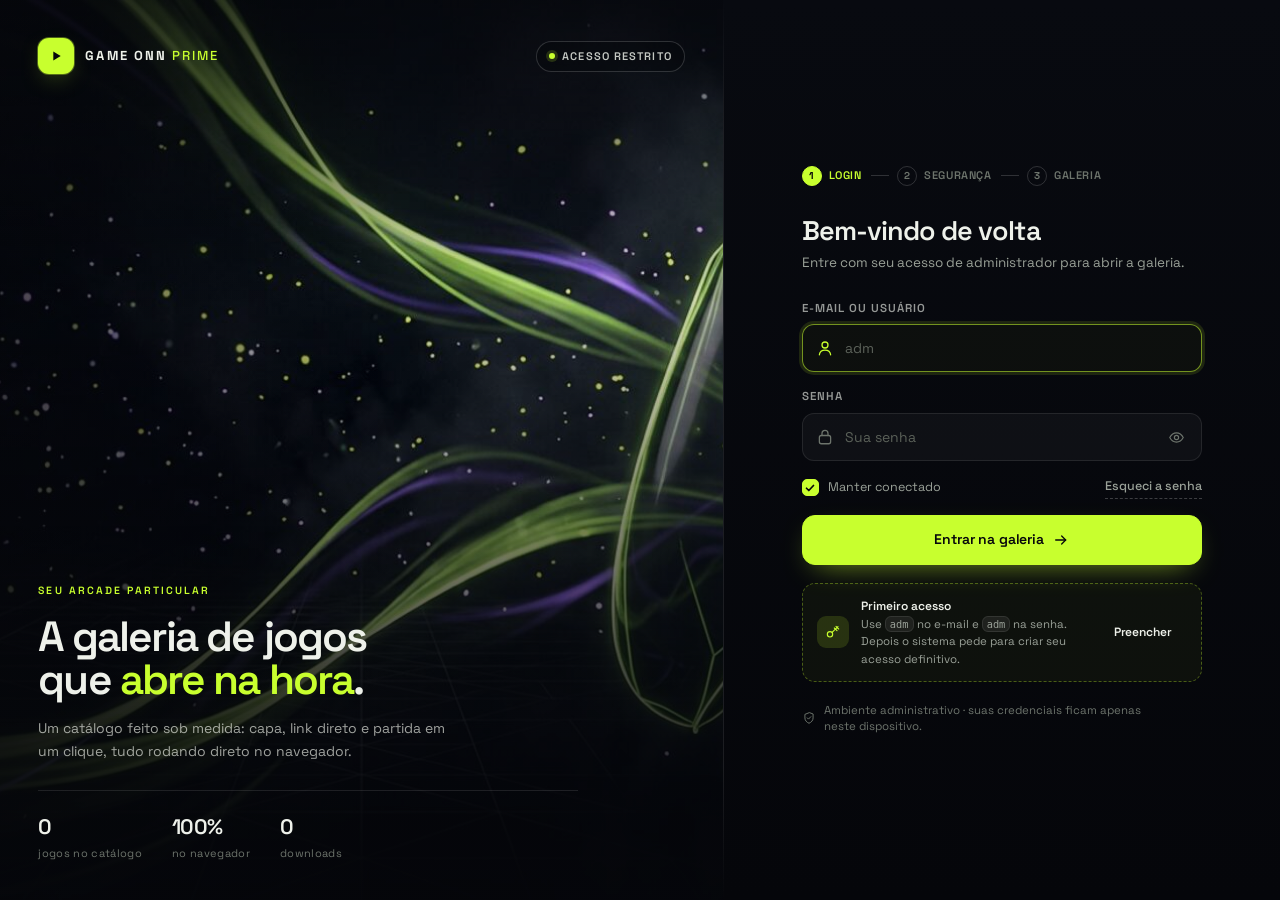
<file: index.html>
<!doctype html>
<html lang="pt-BR" data-perf="high">
<head>
<meta charset="utf-8">
<meta name="viewport" content="width=device-width, initial-scale=1, viewport-fit=cover">
<meta name="theme-color" content="#05060a">
<meta name="description" content="Game ONN Prime — galeria privada de jogos para navegador. Login administrativo, catálogo editável e jogos que abrem em um clique.">
<meta name="robots" content="noindex, nofollow">
<title>Game ONN Prime — Galeria de Jogos</title>
<link rel="icon" href="data:image/svg+xml,%3Csvg xmlns='http://www.w3.org/2000/svg' viewBox='0 0 64 64'%3E%3Crect width='64' height='64' rx='15' fill='%23c8ff2e'/%3E%3Cpath d='M25 19.5v25L47 32z' fill='%2305060a'/%3E%3C/svg%3E">
<link rel="preload" href="assets/fonts/space-grotesk-400.woff2" as="font" type="font/woff2" crossorigin>
<link rel="preload" href="assets/fonts/space-grotesk-600.woff2" as="font" type="font/woff2" crossorigin>
<link rel="preload" href="assets/img/hero.jpg" as="image">
<link rel="stylesheet" href="assets/css/style.css">
</head>
<body>

<a class="skip" href="#conteudo">Pular para o conteúdo</a>

<div class="bg-fx" aria-hidden="true">
  <span class="bg-fx__glow bg-fx__glow--lime"></span>
  <span class="bg-fx__glow bg-fx__glow--violet"></span>
  <span class="bg-fx__grid"></span>
</div>

<!-- Ícones reutilizáveis -->
<svg class="sprite" aria-hidden="true" focusable="false" xmlns="http://www.w3.org/2000/svg">
  <symbol id="i-play" viewBox="0 0 24 24"><path d="M8 5.4v13.2L19 12z" fill="currentColor" stroke="none"/></symbol>
  <symbol id="i-external" viewBox="0 0 24 24"><path d="M14 4h6v6"/><path d="M20 4 10.5 13.5"/><path d="M18 14.5V19a1 1 0 0 1-1 1H5a1 1 0 0 1-1-1V7a1 1 0 0 1 1-1h4.5"/></symbol>
  <symbol id="i-search" viewBox="0 0 24 24"><circle cx="11" cy="11" r="7"/><path d="m20 20-3.6-3.6"/></symbol>
  <symbol id="i-user" viewBox="0 0 24 24"><circle cx="12" cy="8" r="4"/><path d="M4.5 21c.5-4 3.7-6.3 7.5-6.3S19 17 19.5 21"/></symbol>
  <symbol id="i-lock" viewBox="0 0 24 24"><rect x="4.5" y="10" width="15" height="11" rx="2.6"/><path d="M8 10V7.2a4 4 0 0 1 8 0V10"/></symbol>
  <symbol id="i-eye" viewBox="0 0 24 24"><path d="M2.5 12S6 5.5 12 5.5 21.5 12 21.5 12 18 18.5 12 18.5 2.5 12 2.5 12Z"/><circle cx="12" cy="12" r="3"/></symbol>
  <symbol id="i-eye-off" viewBox="0 0 24 24"><path d="m3 3 18 18"/><path d="M10.6 5.7A11 11 0 0 1 12 5.5c6 0 9.5 6.5 9.5 6.5a17 17 0 0 1-2.6 3.5"/><path d="M6.5 7.3C4 9.2 2.5 12 2.5 12S6 18.5 12 18.5a10.5 10.5 0 0 0 4.4-1"/><path d="M9.9 9.9a3 3 0 0 0 4.2 4.2"/></symbol>
  <symbol id="i-close" viewBox="0 0 24 24"><path d="m6 6 12 12M18 6 6 18"/></symbol>
  <symbol id="i-refresh" viewBox="0 0 24 24"><path d="M20 11a8 8 0 1 0-2.6 6.3"/><path d="M20 4.5V11h-6.5"/></symbol>
  <symbol id="i-expand" viewBox="0 0 24 24"><path d="M8.5 3H3v5.5M15.5 3H21v5.5M21 15.5V21h-5.5M3 15.5V21h5.5"/></symbol>
  <symbol id="i-trash" viewBox="0 0 24 24"><path d="M4 7h16"/><path d="M9.5 7V5.2c0-.7.5-1.2 1.2-1.2h2.6c.7 0 1.2.5 1.2 1.2V7"/><path d="m6.5 7 .9 13h9.2l.9-13"/><path d="M10.5 11v5M13.5 11v5"/></symbol>
  <symbol id="i-edit" viewBox="0 0 24 24"><path d="M4 20h4.2L20 8.2a2.3 2.3 0 0 0-3.2-3.2L5 16.8z"/><path d="m14.5 6.5 3 3"/></symbol>
  <symbol id="i-plus" viewBox="0 0 24 24"><path d="M12 5v14M5 12h14"/></symbol>
  <symbol id="i-download" viewBox="0 0 24 24"><path d="M12 3.5v11.5"/><path d="m7.5 10.5 4.5 4.5 4.5-4.5"/><path d="M5 20h14"/></symbol>
  <symbol id="i-back" viewBox="0 0 24 24"><path d="M15 5.5 8 12l7 6.5"/></symbol>
  <symbol id="i-logout" viewBox="0 0 24 24"><path d="M10 4H6.5A2.5 2.5 0 0 0 4 6.5v11A2.5 2.5 0 0 0 6.5 20H10"/><path d="m16 8 4 4-4 4"/><path d="M20 12H9.5"/></symbol>
  <symbol id="i-key" viewBox="0 0 24 24"><circle cx="7.5" cy="15.5" r="4"/><path d="m10.6 12.7 8.9-8.9"/><path d="m16.5 3.5 4 4"/><path d="m14 6 4 4"/></symbol>
  <symbol id="i-shield" viewBox="0 0 24 24"><path d="M12 3 5 5.8v6.1c0 4.4 3 7.4 7 9.1 4-1.7 7-4.7 7-9.1V5.8z"/><path d="m9 11.8 2.1 2.1 4-4.1"/></symbol>
  <symbol id="i-check" viewBox="0 0 24 24"><path d="m5 12.6 4.6 4.4L19 7"/></symbol>
  <symbol id="i-gamepad" viewBox="0 0 24 24"><path d="M7.4 8h9.2a4.8 4.8 0 0 1 4.7 5.7l-.6 3a2.4 2.4 0 0 1-4.3 1L14.8 15H9.2l-1.6 2.7a2.4 2.4 0 0 1-4.3-1l-.6-3A4.8 4.8 0 0 1 7.4 8Z"/><path d="M7.8 10.8v2.4M6.6 12h2.4"/><circle cx="15.6" cy="11.2" r="1" fill="currentColor" stroke="none"/><circle cx="17.6" cy="13.2" r="1" fill="currentColor" stroke="none"/></symbol>
  <symbol id="i-arrow" viewBox="0 0 24 24"><path d="M4 12h15"/><path d="m13 6 6 6-6 6"/></symbol>
  <symbol id="i-spark" viewBox="0 0 24 24"><path d="m12 3 1.9 5.6L19.5 10.5l-5.6 1.9L12 18l-1.9-5.6L4.5 10.5l5.6-1.9z"/><path d="M18.5 16.5l.7 2 2 .7-2 .7-.7 2-.7-2-2-.7 2-.7z"/></symbol>
  <symbol id="i-alert" viewBox="0 0 24 24"><path d="M12 4 3 20h18z"/><path d="M12 10v4.2M12 17.2h.01"/></symbol>
  <symbol id="i-image" viewBox="0 0 24 24"><rect x="3" y="4" width="18" height="16" rx="3"/><circle cx="9" cy="9.5" r="1.6"/><path d="m4.5 17.5 4.7-4.7 3.8 3.8 2.7-2.7 3.8 3.8"/></symbol>
  <symbol id="i-link" viewBox="0 0 24 24"><path d="M10 13.5a5 5 0 0 0 7.1 0l2-2a5 5 0 0 0-7.1-7.1l-1 1"/><path d="M14 10.5a5 5 0 0 0-7.1 0l-2 2a5 5 0 0 0 7.1 7.1l1-1"/></symbol>
  <symbol id="i-monitor" viewBox="0 0 24 24"><rect x="3" y="4" width="18" height="12.5" rx="2.4"/><path d="M8.5 20.5h7M12 16.5v4"/></symbol>
  <symbol id="i-bolt" viewBox="0 0 24 24"><path d="M13 2.5 5 14h5.6L10 21.5 19 10h-6z"/></symbol>
  <symbol id="i-menu" viewBox="0 0 24 24"><path d="M4 7h16M4 12h16M4 17h16"/></symbol>
  <symbol id="i-star" viewBox="0 0 24 24"><path d="m12 4 2.5 5.2 5.5.8-4 4 .9 5.6-4.9-2.7-4.9 2.7.9-5.6-4-4 5.5-.8z"/></symbol>
</svg>

<!-- Splash -->
<div class="splash" id="splash">
  <div class="splash__mark"><svg><use href="#i-play"/></svg></div>
  <p class="splash__name">GAME ONN <em>PRIME</em></p>
  <p class="splash__hint">Preparando seu arcade…</p>
</div>

<main class="app" id="app">

  <!-- ===================== TELA DE LOGIN ===================== -->
  <section class="view view--auth" id="view-login" hidden>
    <div class="auth">
      <aside class="auth__art">
        <img class="auth__art-img" src="assets/img/hero.jpg" alt="" width="1600" height="893">
        <div class="auth__art-scrim"></div>
        <div class="auth__art-top">
          <a class="brand" href="./" aria-label="Game ONN Prime">
            <span class="brand__mark"><svg><use href="#i-play"/></svg></span>
            <span class="brand__text">GAME ONN <em>PRIME</em></span>
          </a>
          <span class="pill pill--outline"><span class="dot"></span> Acesso restrito</span>
        </div>
        <div class="auth__art-bottom">
          <p class="eyebrow">Seu arcade particular</p>
          <h1 class="auth__headline">A galeria de jogos que <span>abre na hora</span>.</h1>
          <p class="auth__sub">Um catálogo feito sob medida: capa, link direto e partida em um clique, tudo rodando direto no navegador.</p>
          <ul class="auth__stats">
            <li><strong id="stat-games">0</strong><span>jogos no catálogo</span></li>
            <li><strong>100%</strong><span>no navegador</span></li>
            <li><strong>0</strong><span>downloads</span></li>
          </ul>
        </div>
      </aside>

      <div class="auth__panel">
        <div class="auth__panel-inner">
          <div class="auth__mobile-brand">
            <a class="brand" href="./">
              <span class="brand__mark"><svg><use href="#i-play"/></svg></span>
              <span class="brand__text">GAME ONN <em>PRIME</em></span>
            </a>
          </div>

          <ol class="steps" aria-label="Etapas de acesso">
            <li class="is-active"><span>1</span> Login</li>
            <li><span>2</span> Segurança</li>
            <li><span>3</span> Galeria</li>
          </ol>

          <div class="auth__head">
            <h2>Bem-vindo de volta</h2>
            <p>Entre com seu acesso de administrador para abrir a galeria.</p>
          </div>

          <form class="form" id="login-form" novalidate autocomplete="on">
            <div class="field">
              <label for="login-id">E-mail ou usuário</label>
              <div class="input">
                <svg class="input__icon" aria-hidden="true"><use href="#i-user"/></svg>
                <input id="login-id" name="login-id" type="text" inputmode="email" autocomplete="username" placeholder="adm" spellcheck="false" required aria-describedby="login-error">
              </div>
            </div>

            <div class="field">
              <label for="login-pass">Senha</label>
              <div class="input">
                <svg class="input__icon" aria-hidden="true"><use href="#i-lock"/></svg>
                <input id="login-pass" name="login-pass" type="password" autocomplete="current-password" placeholder="Sua senha" required aria-describedby="login-error">
                <button class="peek" type="button" data-peek="login-pass" aria-label="Mostrar senha" aria-pressed="false"><svg><use href="#i-eye"/></svg></button>
              </div>
            </div>

            <div class="form__row">
              <label class="check">
                <input type="checkbox" id="login-remember" checked>
                <span>Manter conectado</span>
              </label>
              <button type="button" class="linkbtn" id="forgot-btn">Esqueci a senha</button>
            </div>

            <p class="form-error" id="login-error" role="alert" hidden></p>

            <button class="btn btn--primary btn--block" type="submit" id="login-submit">
              Entrar na galeria <svg><use href="#i-arrow"/></svg>
            </button>
          </form>

          <div class="hint-card" id="default-hint" hidden>
            <div class="hint-card__icon"><svg><use href="#i-key"/></svg></div>
            <div>
              <strong>Primeiro acesso</strong>
              <p>Use <code>adm</code> no e-mail e <code>adm</code> na senha. Depois o sistema pede para criar seu acesso definitivo.</p>
            </div>
            <button class="btn btn--tiny" type="button" id="fill-default">Preencher</button>
          </div>

          <p class="fineprint"><svg><use href="#i-shield"/></svg> Ambiente administrativo · suas credenciais ficam apenas neste dispositivo.</p>
        </div>
      </div>
    </div>
  </section>

  <!-- ===================== TELA DE TROCA DE ACESSO ===================== -->
  <section class="view view--setup" id="view-setup" hidden>
    <div class="setup">
      <div class="setup__art" aria-hidden="true">
        <div class="setup__art-glow"></div>
        <div class="setup__badge"><svg><use href="#i-shield"/></svg></div>
        <h2 id="setup-art-title">Seu acesso,<br>suas regras.</h2>
        <p>Troque o padrão <code>adm / adm</code> por um e-mail e uma senha só seus. É rápido e obrigatório no primeiro acesso.</p>
        <ul class="setup__list">
          <li><svg><use href="#i-check"/></svg> Login antigo deixa de funcionar</li>
          <li><svg><use href="#i-check"/></svg> Senha guardada com hash + salt</li>
          <li><svg><use href="#i-check"/></svg> Sessão segura neste dispositivo</li>
        </ul>
      </div>

      <div class="setup__panel">
        <div class="setup__panel-inner">
          <button class="backlink" type="button" id="setup-back" hidden>
            <svg><use href="#i-back"/></svg> Voltar para a galeria
          </button>

          <ol class="steps steps--setup" aria-label="Etapas de acesso">
            <li class="is-done"><span><svg><use href="#i-check"/></svg></span> Login</li>
            <li class="is-active"><span>2</span> Segurança</li>
            <li><span>3</span> Galeria</li>
          </ol>

          <div class="auth__head">
            <h2 id="setup-title">Crie seu acesso definitivo</h2>
            <p id="setup-sub">Substitua o usuário e a senha padrão. Você vai entrar na galeria logo depois de salvar.</p>
          </div>

          <form class="form" id="setup-form" novalidate>
            <div class="field">
              <label for="setup-id">Novo e-mail (ou usuário)</label>
              <div class="input">
                <svg class="input__icon" aria-hidden="true"><use href="#i-user"/></svg>
                <input id="setup-id" name="setup-id" type="text" autocomplete="username" placeholder="voce@exemplo.com" spellcheck="false" required aria-describedby="setup-error">
              </div>
              <p class="field__hint">Aceita e-mail completo ou um usuário de 3 a 32 caracteres.</p>
            </div>

            <div class="field">
              <label for="setup-pass">Nova senha</label>
              <div class="input">
                <svg class="input__icon" aria-hidden="true"><use href="#i-lock"/></svg>
                <input id="setup-pass" name="setup-pass" type="password" autocomplete="new-password" placeholder="Mínimo de 6 caracteres" required aria-describedby="setup-error">
                <button class="peek" type="button" data-peek="setup-pass" aria-label="Mostrar senha" aria-pressed="false"><svg><use href="#i-eye"/></svg></button>
              </div>
              <div class="strength" id="strength" data-level="0" aria-hidden="true">
                <span></span><span></span><span></span><span></span>
              </div>
            </div>

            <div class="field">
              <label for="setup-pass2">Confirmar nova senha</label>
              <div class="input">
                <svg class="input__icon" aria-hidden="true"><use href="#i-lock"/></svg>
                <input id="setup-pass2" name="setup-pass2" type="password" autocomplete="new-password" placeholder="Repita a senha" required aria-describedby="setup-error">
                <button class="peek" type="button" data-peek="setup-pass2" aria-label="Mostrar senha" aria-pressed="false"><svg><use href="#i-eye"/></svg></button>
              </div>
            </div>

            <p class="form-error" id="setup-error" role="alert" hidden></p>

            <button class="btn btn--primary btn--block" type="submit" id="setup-submit">
              Salvar acesso e entrar <svg><use href="#i-arrow"/></svg>
            </button>
            <p class="fineprint"><svg><use href="#i-shield"/></svg> Guarde bem seus dados: não há recuperação por e-mail neste projeto.</p>
          </form>

          <button type="button" class="linkbtn linkbtn--danger" id="setup-reset">Esqueci e quero voltar ao padrão adm / adm</button>
        </div>
      </div>
    </div>
  </section>

  <!-- ===================== GALERIA ===================== -->
  <section class="view view--app" id="view-gallery" hidden>
    <header class="topbar">
      <div class="topbar__inner">
        <a class="brand brand--sm" href="./" aria-label="Game ONN Prime">
          <span class="brand__mark"><svg><use href="#i-play"/></svg></span>
          <span class="brand__text">GAME ONN <em>PRIME</em></span>
        </a>

        <nav class="topnav" aria-label="Navegação principal">
          <span class="topnav__link is-active">Galeria</span>
          <button class="topnav__link" type="button" data-goto-admin>Catálogo</button>
          <a class="topnav__link" href="#conteudo">Biblioteca</a>
        </nav>

        <div class="topbar__right">
          <span class="env-chip"><span class="dot"></span> Admin</span>
          <div class="usermenu">
            <button class="usermenu__btn" type="button" id="user-btn" aria-haspopup="menu" aria-expanded="false">
              <span class="avatar" id="user-initials">AD</span>
              <span class="usermenu__name" id="user-name">adm</span>
              <svg class="usermenu__chev" aria-hidden="true"><use href="#i-back"/></svg>
            </button>
            <div class="menu" id="user-menu" role="menu" hidden>
              <p class="menu__label">Acesso administrativo</p>
              <button type="button" class="menu__item" role="menuitem" data-goto-admin><svg><use href="#i-gamepad"/></svg> Gerenciar catálogo</button>
              <button type="button" class="menu__item" role="menuitem" id="change-access"><svg><use href="#i-key"/></svg> Alterar e-mail e senha</button>
              <button type="button" class="menu__item" role="menuitem" id="toggle-light"><svg><use href="#i-bolt"/></svg> Modo leve <span class="switch" id="light-switch" aria-hidden="true"></span></button>
              <div class="menu__sep"></div>
              <button type="button" class="menu__item menu__item--danger" role="menuitem" id="logout-btn"><svg><use href="#i-logout"/></svg> Sair da conta</button>
            </div>
          </div>
        </div>
      </div>
    </header>

    <div class="page" id="conteudo">
      <section class="hero" id="hero" aria-label="Jogo em destaque">
        <img class="hero__bg" id="hero-img" alt="" width="1600" height="893" fetchpriority="high">
        <div class="hero__scrim"></div>
        <div class="hero__inner">
          <span class="pill pill--lime"><svg><use href="#i-spark"/></svg> Em destaque</span>
          <h1 class="hero__title" id="hero-title">Carregando catálogo…</h1>
          <p class="hero__desc" id="hero-desc"></p>
          <div class="hero__meta" id="hero-meta"></div>
          <div class="hero__actions">
            <button class="btn btn--primary" type="button" id="hero-play"><svg><use href="#i-play"/></svg> Jogar agora</button>
            <button class="btn btn--ghost" type="button" id="hero-manage"><svg><use href="#i-edit"/></svg> Gerenciar</button>
          </div>
        </div>
        <span class="hero__index" id="hero-index">01</span>
      </section>

      <section class="library" aria-labelledby="library-title">
        <div class="library__head">
          <div>
            <p class="eyebrow">Biblioteca</p>
            <h2 id="library-title"><span id="library-title-text">Todos os jogos</span> <span class="count" id="game-count">0</span></h2>
          </div>
          <div class="library__tools">
            <div class="search">
              <svg aria-hidden="true"><use href="#i-search"/></svg>
              <input type="search" id="search" placeholder="Buscar jogo ou gênero…" aria-label="Buscar jogo ou gênero" autocomplete="off">
              <kbd>/</kbd>
            </div>
            <div class="select">
              <select id="sort" aria-label="Ordenar jogos">
                <option value="destaque">Destaques primeiro</option>
                <option value="az">Nome A–Z</option>
                <option value="za">Nome Z–A</option>
                <option value="novos">Adicionados recentemente</option>
              </select>
              <svg aria-hidden="true"><use href="#i-back"/></svg>
            </div>
            <button class="btn btn--tiny btn--ghost" type="button" data-goto-admin><svg><use href="#i-plus"/></svg> Novo jogo</button>
          </div>
        </div>

        <div class="chips" id="genre-chips" role="group" aria-label="Filtrar por gênero"></div>

        <div class="grid" id="game-grid" aria-live="polite"></div>

        <div class="empty" id="empty" hidden>
          <div class="empty__icon" id="empty-icon"><svg><use href="#i-search"/></svg></div>
          <h3 id="empty-title">Nenhum jogo encontrado</h3>
          <p id="empty-desc">Tente outro termo de busca ou limpe os filtros.</p>
          <div class="empty__actions">
            <button class="btn btn--ghost" type="button" id="empty-clear">Limpar filtros</button>
            <button class="btn btn--primary" type="button" id="empty-add" hidden><svg><use href="#i-plus"/></svg> Adicionar meu primeiro jogo</button>
          </div>
          <div class="empty__steps" id="empty-steps" hidden>
            <span><b>1</b> Título e gênero</span>
            <span><b>2</b> Link do jogo</span>
            <span><b>3</b> Link da capa</span>
          </div>
        </div>
      </section>

      <footer class="footer">
        <div class="footer__brand">
          <span class="brand__mark brand__mark--sm"><svg><use href="#i-play"/></svg></span>
          <div>
            <strong>GAME ONN PRIME</strong>
            <p>Galeria privada de jogos para navegador.</p>
          </div>
        </div>
        <div class="footer__meta">
          <span><svg><use href="#i-monitor"/></svg> Otimizado para rodar leve</span>
          <span><svg><use href="#i-gamepad"/></svg> <span id="footer-count">0</span> jogos no catálogo</span>
        </div>
        <p class="footer__note">Catálogo editável em <code>assets/js/games-data.js</code> · v1.0</p>
      </footer>
    </div>
  </section>

  <!-- ===================== PAINEL ADMIN ===================== -->
  <section class="view view--admin" id="view-admin" hidden>
    <header class="topbar">
      <div class="topbar__inner">
        <a class="brand brand--sm" href="./" aria-label="Game ONN Prime">
          <span class="brand__mark"><svg><use href="#i-play"/></svg></span>
          <span class="brand__text">GAME ONN <em>PRIME</em></span>
        </a>
        <nav class="topnav" aria-label="Navegação do painel">
          <button class="topnav__link" type="button" data-goto-gallery><svg><use href="#i-back"/></svg> Galeria</button>
          <span class="topnav__link is-active">Catálogo</span>
        </nav>
        <div class="topbar__right">
          <span class="env-chip"><span class="dot"></span> Admin</span>
          <button class="btn btn--tiny btn--ghost" type="button" id="admin-logout"><svg><use href="#i-logout"/></svg> Sair</button>
        </div>
      </div>
    </header>

    <div class="page page--admin">
      <div class="admin-head">
        <div>
          <p class="eyebrow">Painel administrativo</p>
          <h1>Catálogo de jogos</h1>
          <p class="admin-head__sub">Adicione um jogo com o link direto e o link da capa. Ele aparece na galeria na hora.</p>
        </div>
        <div class="admin-head__actions">
          <button class="btn btn--ghost" type="button" id="export-btn"><svg><use href="#i-download"/></svg> Exportar games-data.js</button>
          <button class="btn btn--ghost" type="button" data-goto-gallery><svg><use href="#i-arrow"/></svg> Ver galeria</button>
        </div>
      </div>

      <div class="notice">
        <svg><use href="#i-shield"/></svg>
        <p><strong>Como publicar:</strong> jogos adicionados pelo painel ficam salvos neste navegador. Para valer em todos os dispositivos, clique em <strong>Exportar</strong> e substitua o arquivo <code>assets/js/games-data.js</code> no repositório. O catálogo base continua funcionando sem isso.</p>
      </div>

      <div class="admin-grid">
        <section class="panel panel--form" aria-labelledby="form-title">
          <header class="panel__head">
            <div>
              <p class="eyebrow" id="form-eyebrow">Novo jogo</p>
              <h2 id="form-title">Adicionar à galeria</h2>
            </div>
            <span class="pill pill--outline" id="form-mode">Novo</span>
          </header>

          <form class="form form--compact" id="game-form" novalidate>
            <input type="hidden" id="game-original-id" value="">

            <div class="field">
              <label for="game-title">Título do jogo</label>
              <div class="input">
                <svg class="input__icon" aria-hidden="true"><use href="#i-gamepad"/></svg>
                <input id="game-title" type="text" maxlength="60" placeholder="Ex.: Neon Snake" required>
              </div>
            </div>

            <div class="field">
              <label for="game-genre">Gênero</label>
              <div class="input">
                <svg class="input__icon" aria-hidden="true"><use href="#i-star"/></svg>
                <input id="game-genre" type="text" maxlength="24" list="genre-list" placeholder="Arcade, Puzzle, Ação…">
              </div>
              <datalist id="genre-list">
                <option value="Arcade"></option>
                <option value="Puzzle"></option>
                <option value="Ação"></option>
                <option value="Aventura"></option>
                <option value="Corrida"></option>
                <option value="Esporte"></option>
                <option value="Estratégia"></option>
                <option value="Memória"></option>
                <option value="Raciocínio"></option>
                <option value="Retrô"></option>
                <option value="3D"></option>
                <option value="Multiplayer"></option>
              </datalist>
            </div>

            <div class="field">
              <label for="game-desc">Descrição curta</label>
              <textarea id="game-desc" rows="2" maxlength="170" placeholder="Uma frase que resume o jogo."></textarea>
            </div>

            <div class="field">
              <label for="game-link">Link direto do jogo</label>
              <div class="input">
                <svg class="input__icon" aria-hidden="true"><use href="#i-link"/></svg>
                <input id="game-link" type="text" placeholder="https://site-do-jogo.com/jogar" required spellcheck="false">
              </div>
              <p class="field__hint">LINK DIRETO do jogo — o endereço que abre a partida no navegador.</p>
            </div>

            <div class="field">
              <label for="game-cover">Link da capa (imagem)</label>
              <div class="input">
                <svg class="input__icon" aria-hidden="true"><use href="#i-image"/></svg>
                <input id="game-cover" type="text" placeholder="https://site.com/capa.jpg" spellcheck="false">
              </div>
            </div>

            <div class="cover-preview" id="cover-preview">
              <img alt="Prévia da capa" id="cover-preview-img" hidden>
              <div class="cover-preview__ph" id="cover-preview-ph">
                <svg><use href="#i-image"/></svg>
                <span>A prévia da capa aparece aqui</span>
              </div>
            </div>

            <label class="check check--panel">
              <input type="checkbox" id="game-featured">
              <span><strong>Destacar</strong> no banner principal da galeria</span>
            </label>

            <label class="check check--panel">
              <input type="checkbox" id="game-newtab">
              <span><strong>Abrir em nova aba</strong> — use quando o site do jogo bloqueia incorporação</span>
            </label>

            <p class="form-error" id="game-error" role="alert" hidden></p>

            <div class="form__actions">
              <button class="btn btn--primary" type="submit"><svg><use href="#i-check"/></svg> Salvar jogo</button>
              <button class="btn btn--ghost" type="button" id="game-cancel" hidden>Cancelar</button>
            </div>
          </form>
        </section>

        <section class="panel panel--list" aria-labelledby="list-title">
          <header class="panel__head">
            <div>
              <p class="eyebrow">Jogos cadastrados</p>
              <h2 id="list-title">Seu catálogo <span class="count" id="admin-count">0</span></h2>
            </div>
            <button class="btn btn--tiny btn--ghost" type="button" id="reset-btn"><svg><use href="#i-refresh"/></svg> Restaurar do arquivo</button>
          </header>

          <ul class="rows" id="admin-list"></ul>

          <div class="admin-legend">
            <span><i class="dot dot--lime"></i> Do arquivo <code>games-data.js</code></span>
            <span><i class="dot dot--violet"></i> Salvo neste navegador</span>
          </div>
        </section>
      </div>

      <section class="admin-tips">
        <article class="tip">
          <div class="tip__icon"><svg><use href="#i-bolt"/></svg></div>
          <h3>Rodando leve</h3>
          <p>As capas carregam sob demanda e o jogo só é carregado quando você clica em jogar. Ao fechar, o iframe é descarregado para liberar memória.</p>
        </article>
        <article class="tip">
          <div class="tip__icon"><svg><use href="#i-link"/></svg></div>
          <h3>Seus links, seu catálogo</h3>
          <p>Cole o endereço completo do jogo e da imagem de capa (começando com <code>https://</code>). Se o site do jogo não abrir dentro da galeria, marque “Abrir em nova aba”.</p>
        </article>
        <article class="tip">
          <div class="tip__icon"><svg><use href="#i-key"/></svg></div>
          <h3>Acesso atual</h3>
          <p id="admin-access-label">—</p>
          <button class="linkbtn" type="button" id="change-access-2">Alterar e-mail e senha</button>
        </article>
      </section>
    </div>
  </section>

</main>

<!-- ===================== PLAYER ===================== -->
<div class="player" id="player" hidden role="dialog" aria-modal="true" aria-labelledby="player-title">
  <div class="player__bar">
    <div class="player__info">
      <span class="player__dot" aria-hidden="true"></span>
      <div>
        <h2 id="player-title">Jogo</h2>
        <p id="player-meta">—</p>
      </div>
    </div>
    <div class="player__actions">
      <span class="player__timer" id="player-timer" hidden></span>
      <button class="icon-btn" type="button" id="player-reload" title="Recarregar jogo" aria-label="Recarregar jogo"><svg><use href="#i-refresh"/></svg></button>
      <button class="icon-btn" type="button" id="player-newtab" title="Abrir em nova aba" aria-label="Abrir em nova aba"><svg><use href="#i-external"/></svg></button>
      <button class="icon-btn" type="button" id="player-full" title="Tela cheia" aria-label="Tela cheia"><svg><use href="#i-expand"/></svg></button>
      <button class="icon-btn icon-btn--close" type="button" id="player-close" title="Fechar (Esc)" aria-label="Fechar jogo"><svg><use href="#i-close"/></svg></button>
    </div>
  </div>

  <div class="player__stage" id="player-stage">
    <div class="player__loading" id="player-loading">
      <span class="spinner" aria-hidden="true"></span>
      <p>Carregando <strong id="player-loading-name">jogo</strong>…</p>
      <small>Rodando direto no navegador</small>
    </div>
    <iframe id="player-frame" title="Jogo" allow="fullscreen; autoplay; gamepad; accelerometer; gyroscope; clipboard-write; encrypted-media" allowfullscreen referrerpolicy="strict-origin-when-cross-origin"></iframe>
    <div class="player__fallback" id="player-fallback" hidden>
      <svg><use href="#i-alert"/></svg>
      <p>O jogo está demorando ou o site bloqueia incorporação.</p>
      <button class="btn btn--primary btn--tiny" type="button" id="player-open-external">Abrir em nova aba <svg><use href="#i-external"/></svg></button>
    </div>
  </div>

  <div class="player__foot">
    <span><kbd>Esc</kbd> para fechar</span>
    <span><svg><use href="#i-gamepad"/></svg> Dica: clique dentro do jogo antes de usar o teclado</span>
    <a href="#" id="player-url" target="_blank" rel="noopener noreferrer">Abrir endereço do jogo</a>
  </div>
</div>

<!-- ===================== CONFIRM DIALOG ===================== -->
<dialog class="dialog" id="confirm-dialog">
  <form method="dialog" class="dialog__form">
    <div class="dialog__icon" id="confirm-icon"><svg><use href="#i-alert"/></svg></div>
    <h2 id="confirm-title">Confirmar</h2>
    <p id="confirm-message">Tem certeza?</p>
    <div class="dialog__actions">
      <button class="btn btn--ghost" value="cancel" type="submit">Cancelar</button>
      <button class="btn btn--danger" value="ok" type="submit" id="confirm-ok">Confirmar</button>
    </div>
  </form>
</dialog>

<div class="toasts" id="toasts" aria-live="polite" aria-atomic="false"></div>

<noscript>
  <div class="noscript">Este projeto precisa de JavaScript ativado para funcionar.</div>
</noscript>

<script src="assets/js/games-data.js" defer></script>
<script src="assets/js/store.js" defer></script>
<script src="assets/js/app.js" defer></script>
</body>
</html>
</file>
<file: assets/css/style.css>
/* ==========================================================================
   GAME ONN PRIME — style.css
   Tema: preto profundo + lima elétrica. Bibliotecas: nenhuma.
   ========================================================================== */

/* ---------- Fonte local (sem requisição externa) ---------- */
@font-face {
  font-family: "Space Grotesk";
  src: url("../fonts/space-grotesk-400.woff2") format("woff2");
  font-weight: 400; font-style: normal; font-display: swap;
}
@font-face {
  font-family: "Space Grotesk";
  src: url("../fonts/space-grotesk-500.woff2") format("woff2");
  font-weight: 500; font-style: normal; font-display: swap;
}
@font-face {
  font-family: "Space Grotesk";
  src: url("../fonts/space-grotesk-600.woff2") format("woff2");
  font-weight: 600; font-style: normal; font-display: swap;
}
@font-face {
  font-family: "Space Grotesk";
  src: url("../fonts/space-grotesk-700.woff2") format("woff2");
  font-weight: 700; font-style: normal; font-display: swap;
}

/* ---------- Tokens ---------- */
:root {
  --bg: #05060a;
  --bg-2: #080a10;
  --bg-3: #0c0f16;
  --surface: rgba(255, 255, 255, 0.038);
  --surface-2: rgba(255, 255, 255, 0.065);
  --line: rgba(255, 255, 255, 0.09);
  --line-strong: rgba(255, 255, 255, 0.16);
  --text: #eef1ea;
  --muted: #9aa198;
  --muted-2: #6d746c;
  --lime: #c8ff2e;
  --lime-soft: #dcff86;
  --lime-dim: rgba(200, 255, 46, 0.14);
  --violet: #9a8bff;
  --danger: #ff5f57;
  --danger-dim: rgba(255, 95, 87, 0.12);
  --r-xs: 8px;
  --r-sm: 11px;
  --r-md: 16px;
  --r-lg: 22px;
  --r-xl: 30px;
  --shadow: 0 24px 60px -20px rgba(0, 0, 0, 0.85);
  --shadow-lime: 0 18px 50px -18px rgba(200, 255, 46, 0.45);
  --font: "Space Grotesk", ui-sans-serif, system-ui, -apple-system, "Segoe UI", Roboto, Arial, sans-serif;
  --ease: cubic-bezier(0.22, 0.61, 0.36, 1);
  --topbar-h: 70px;
  color-scheme: dark;
}

/* ---------- Reset enxuto ---------- */
*, *::before, *::after { box-sizing: border-box; }
* { margin: 0; padding: 0; }
html { -webkit-text-size-adjust: 100%; }
body {
  min-height: 100svh;
  background: var(--bg);
  color: var(--text);
  font-family: var(--font);
  font-size: 15px;
  line-height: 1.55;
  -webkit-font-smoothing: antialiased;
  text-rendering: optimizeLegibility;
  overflow-x: hidden;
}
img, svg, iframe, video { display: block; max-width: 100%; }
img { height: auto; }
button, input, select, textarea { font: inherit; color: inherit; }
button { background: none; border: 0; cursor: pointer; }
a { color: inherit; text-decoration: none; }
h1, h2, h3, h4 { font-weight: 600; letter-spacing: -0.03em; line-height: 1.1; text-wrap: balance; }
p { text-wrap: pretty; }
code {
  font-family: ui-monospace, "SF Mono", Menlo, Consolas, monospace;
  font-size: 0.9em;
  background: rgba(255, 255, 255, 0.07);
  border: 1px solid var(--line);
  border-radius: 6px;
  padding: 0.1em 0.4em;
}
::selection { background: var(--lime); color: #05060a; }
:focus-visible { outline: 2px solid var(--lime); outline-offset: 3px; border-radius: 6px; }

svg.sprite { position: absolute; width: 0; height: 0; overflow: hidden; }
svg:not(.sprite) {
  width: 18px; height: 18px;
  fill: none; stroke: currentColor; stroke-width: 1.7;
  stroke-linecap: round; stroke-linejoin: round;
  flex-shrink: 0;
}
[hidden] { display: none !important; }

::-webkit-scrollbar { width: 10px; height: 10px; }
::-webkit-scrollbar-track { background: var(--bg); }
::-webkit-scrollbar-thumb { background: #20242c; border-radius: 99px; border: 2px solid var(--bg); }
::-webkit-scrollbar-thumb:hover { background: #2e333d; }

.skip {
  position: fixed; top: 10px; left: 10px; z-index: 999;
  padding: 10px 16px; border-radius: 10px;
  background: var(--lime); color: #05060a; font-weight: 600;
  transform: translateY(-160%); transition: transform 0.2s var(--ease);
}
.skip:focus-visible { transform: none; }

/* ---------- Fundo decorativo ---------- */
.bg-fx { position: fixed; inset: 0; z-index: -1; overflow: hidden; pointer-events: none; }
.bg-fx__glow { position: absolute; border-radius: 50%; filter: blur(90px); opacity: 0.5; }
.bg-fx__glow--lime {
  width: 46vw; height: 46vw; min-width: 340px; min-height: 340px;
  top: -22vw; right: -12vw;
  background: radial-gradient(circle, rgba(200, 255, 46, 0.22), transparent 65%);
}
.bg-fx__glow--violet {
  width: 40vw; height: 40vw; min-width: 300px; min-height: 300px;
  bottom: -22vw; left: -12vw;
  background: radial-gradient(circle, rgba(154, 139, 255, 0.18), transparent 65%);
}
.bg-fx__grid {
  position: absolute; inset: 0;
  background-image:
    linear-gradient(rgba(255, 255, 255, 0.024) 1px, transparent 1px),
    linear-gradient(90deg, rgba(255, 255, 255, 0.024) 1px, transparent 1px);
  background-size: 72px 72px;
  mask-image: radial-gradient(ellipse 80% 60% at 50% 0%, #000 10%, transparent 75%);
  -webkit-mask-image: radial-gradient(ellipse 80% 60% at 50% 0%, #000 10%, transparent 75%);
}
html[data-perf="low"] .bg-fx { display: none; }
html[data-perf="low"] .hero::after { display: none; }

/* ---------- Splash ---------- */
.splash {
  position: fixed; inset: 0; z-index: 200;
  display: grid; place-content: center; justify-items: center; gap: 14px;
  background: var(--bg);
  transition: opacity 0.45s var(--ease), visibility 0.45s;
}
.splash.off { opacity: 0; visibility: hidden; }
.splash__mark {
  width: 62px; height: 62px; display: grid; place-items: center;
  border-radius: 20px; background: var(--lime); color: #05060a;
  box-shadow: var(--shadow-lime);
  animation: pulse 1.6s var(--ease) infinite alternate;
}
.splash__mark svg { width: 26px; height: 26px; }
.splash__name { font-size: 15px; font-weight: 600; letter-spacing: 0.22em; }
.splash__name em { font-style: normal; color: var(--lime); }
.splash__hint { font-size: 12.5px; color: var(--muted-2); letter-spacing: 0.06em; }
@keyframes pulse { from { transform: scale(0.94); } to { transform: scale(1.04); } }

/* ---------- Marca ---------- */
.brand { display: inline-flex; align-items: center; gap: 11px; }
.brand__mark {
  width: 36px; height: 36px; display: grid; place-items: center;
  border-radius: 11px; background: var(--lime); color: #05060a;
  box-shadow: 0 0 0 1px rgba(200, 255, 46, 0.35), 0 8px 24px -10px rgba(200, 255, 46, 0.6);
}
.brand__mark svg { width: 16px; height: 16px; }
.brand__mark--sm { width: 30px; height: 30px; border-radius: 9px; }
.brand__mark--sm svg { width: 13px; height: 13px; }
.brand__text { font-size: 13px; font-weight: 700; letter-spacing: 0.16em; white-space: nowrap; }
.brand__text em { font-style: normal; color: var(--lime); font-weight: 500; }
.brand--sm .brand__text { font-size: 12px; }

/* ---------- Átomos ---------- */
.eyebrow {
  font-size: 10.5px; font-weight: 600; letter-spacing: 0.2em;
  text-transform: uppercase; color: var(--lime);
}
.pill {
  display: inline-flex; align-items: center; gap: 7px;
  padding: 6px 12px; border-radius: 99px;
  font-size: 11px; font-weight: 600; letter-spacing: 0.1em; text-transform: uppercase;
  white-space: nowrap;
}
.pill svg { width: 13px; height: 13px; }
.pill--outline { border: 1px solid var(--line-strong); color: rgba(238, 241, 234, 0.82); background: rgba(5, 6, 10, 0.35); }
.pill--lime { background: var(--lime-dim); border: 1px solid rgba(200, 255, 46, 0.32); color: var(--lime-soft); }
.pill--violet { background: rgba(154, 139, 255, 0.14); border: 1px solid rgba(154, 139, 255, 0.35); color: #c3b9ff; }
.pill--muted { background: var(--surface); border: 1px solid var(--line); color: var(--muted); }
.dot {
  width: 6px; height: 6px; border-radius: 50%; background: var(--lime);
  box-shadow: 0 0 0 3px rgba(200, 255, 46, 0.16); flex-shrink: 0;
}
.dot--lime { position: static; box-shadow: none; background: var(--lime); }
.dot--violet { position: static; box-shadow: none; background: var(--violet); }
.count {
  display: inline-grid; place-items: center; min-width: 26px; height: 22px; padding: 0 7px;
  border-radius: 7px; background: var(--surface-2); border: 1px solid var(--line);
  font-size: 11px; font-weight: 600; color: var(--muted);
  vertical-align: middle; transform: translateY(-2px); letter-spacing: 0;
}
kbd {
  font-family: var(--font); font-size: 10.5px; font-weight: 600;
  padding: 2px 6px; border-radius: 5px; color: var(--muted);
  background: rgba(255, 255, 255, 0.06); border: 1px solid var(--line);
}

/* Botões */
.btn {
  display: inline-flex; align-items: center; justify-content: center; gap: 9px;
  height: 46px; padding: 0 22px; border-radius: 13px;
  font-size: 13.5px; font-weight: 600; letter-spacing: -0.01em; white-space: nowrap;
  border: 1px solid transparent;
  transition: transform 0.16s var(--ease), background 0.2s, border-color 0.2s, box-shadow 0.25s, color 0.2s;
}
.btn svg { width: 16px; height: 16px; stroke-width: 1.9; }
.btn:active { transform: translateY(1px) scale(0.995); }
.btn--primary {
  background: var(--lime); color: #06070b; border-color: var(--lime);
  box-shadow: 0 10px 30px -14px rgba(200, 255, 46, 0.75);
}
.btn--primary:hover { background: var(--lime-soft); box-shadow: 0 16px 36px -14px rgba(200, 255, 46, 0.85); }
.btn--ghost {
  background: rgba(255, 255, 255, 0.045); color: var(--text);
  border-color: var(--line-strong); backdrop-filter: blur(8px);
}
.btn--ghost:hover { background: rgba(255, 255, 255, 0.09); border-color: rgba(255, 255, 255, 0.28); }
.btn--danger { background: var(--danger); color: #1a0605; border-color: var(--danger); }
.btn--danger:hover { filter: brightness(1.08); }
.btn--block { width: 100%; height: 50px; font-size: 14px; }
.btn--tiny { height: 36px; padding: 0 14px; font-size: 12px; border-radius: 10px; gap: 7px; }
.btn--tiny svg { width: 14px; height: 14px; }
.btn[disabled] { opacity: 0.55; pointer-events: none; }
.btn.is-busy { pointer-events: none; }
.btn.is-busy svg { animation: spin 0.9s linear infinite; }

.icon-btn {
  width: 36px; height: 36px; display: grid; place-items: center;
  border-radius: 10px; border: 1px solid var(--line);
  background: rgba(255, 255, 255, 0.05); color: rgba(238, 241, 234, 0.85);
  transition: background 0.18s, color 0.18s, border-color 0.18s;
}
.icon-btn:hover { background: rgba(255, 255, 255, 0.11); color: #fff; }
.icon-btn--close:hover { background: var(--danger); border-color: var(--danger); color: #160302; }
.linkbtn {
  font-size: 12.5px; font-weight: 500; color: var(--muted);
  border-bottom: 1px dashed rgba(255, 255, 255, 0.22);
  padding-bottom: 1px; transition: color 0.18s, border-color 0.18s; text-align: left;
}
.linkbtn:hover { color: var(--lime); border-color: rgba(200, 255, 46, 0.5); }
.linkbtn--danger { color: rgba(255, 95, 87, 0.75); border-color: rgba(255, 95, 87, 0.3); }
.linkbtn--danger:hover { color: var(--danger); border-color: var(--danger); }

/* ---------- Formulários ---------- */
.form { display: flex; flex-direction: column; gap: 16px; }
.form--compact { gap: 14px; }
.field { display: flex; flex-direction: column; gap: 7px; }
.field > label {
  font-size: 11.5px; font-weight: 600; letter-spacing: 0.09em;
  text-transform: uppercase; color: rgba(238, 241, 234, 0.62);
}
.field__hint { font-size: 11.5px; color: var(--muted-2); line-height: 1.45; }
.input { position: relative; display: flex; align-items: center; }
.input__icon {
  position: absolute; left: 14px; width: 17px; height: 17px;
  color: var(--muted-2); pointer-events: none; transition: color 0.2s;
}
.input input {
  width: 100%; height: 48px; padding: 0 44px 0 42px;
  background: rgba(255, 255, 255, 0.035);
  border: 1px solid var(--line); border-radius: 12px;
  font-size: 14px; color: var(--text);
  transition: border-color 0.2s, background 0.2s, box-shadow 0.2s;
}
.input input::placeholder, textarea::placeholder { color: #5b6159; }
.input input:hover { border-color: var(--line-strong); }
.input input:focus {
  outline: none; border-color: rgba(200, 255, 46, 0.55);
  background: rgba(200, 255, 46, 0.03);
  box-shadow: 0 0 0 3px rgba(200, 255, 46, 0.12);
}
.input:focus-within .input__icon { color: var(--lime); }
.input input:-webkit-autofill {
  -webkit-text-fill-color: var(--text);
  box-shadow: 0 0 0 60px #10131a inset;
}
.input.is-invalid input { border-color: rgba(255, 95, 87, 0.6); }
textarea {
  width: 100%; padding: 13px 14px; resize: vertical; min-height: 62px;
  background: rgba(255, 255, 255, 0.035); border: 1px solid var(--line);
  border-radius: 12px; font-size: 14px; line-height: 1.5;
  transition: border-color 0.2s, box-shadow 0.2s;
}
textarea:focus {
  outline: none; border-color: rgba(200, 255, 46, 0.55);
  box-shadow: 0 0 0 3px rgba(200, 255, 46, 0.12);
}
.peek {
  position: absolute; right: 8px; width: 34px; height: 34px;
  display: grid; place-items: center; border-radius: 9px; color: var(--muted-2);
  transition: color 0.18s, background 0.18s;
}
.peek:hover { color: var(--text); background: rgba(255, 255, 255, 0.07); }
.peek svg { width: 17px; height: 17px; }
.form__row { display: flex; align-items: center; justify-content: space-between; gap: 12px; flex-wrap: wrap; }
.form__actions { display: flex; gap: 10px; flex-wrap: wrap; margin-top: 2px; }
.form__actions .btn { flex: 1 1 auto; }

.check { display: inline-flex; align-items: center; gap: 9px; font-size: 12.5px; color: var(--muted); cursor: pointer; user-select: none; }
.check input { appearance: none; width: 17px; height: 17px; border-radius: 5px; border: 1px solid var(--line-strong); background: rgba(255, 255, 255, 0.04); cursor: pointer; position: relative; flex-shrink: 0; transition: background 0.18s, border-color 0.18s; }
.check input:checked { background: var(--lime); border-color: var(--lime); }
.check input:checked::after {
  content: ""; position: absolute; inset: 0;
  background: url("data:image/svg+xml,%3Csvg xmlns='http://www.w3.org/2000/svg' viewBox='0 0 24 24' fill='none' stroke='%2305060a' stroke-width='3.4' stroke-linecap='round' stroke-linejoin='round'%3E%3Cpath d='m5 12.5 4.6 4.5L19 7'/%3E%3C/svg%3E") center / 12px no-repeat;
}
.check--panel {
  align-items: flex-start; gap: 11px; padding: 12px 14px;
  border: 1px solid var(--line); border-radius: 12px;
  background: rgba(255, 255, 255, 0.022);
  font-size: 12.5px; line-height: 1.45; color: var(--muted);
  transition: border-color 0.2s, background 0.2s;
}
.check--panel:hover { border-color: var(--line-strong); }
.check--panel strong { color: var(--text); font-weight: 600; }
.check--panel input { margin-top: 1px; }
.check--panel:has(input:checked) { border-color: rgba(200, 255, 46, 0.35); background: rgba(200, 255, 46, 0.05); }

.strength { display: flex; gap: 5px; margin-top: 3px; }
.strength span { height: 3px; flex: 1; border-radius: 99px; background: rgba(255, 255, 255, 0.1); transition: background 0.3s; }
.strength[data-level="1"] span:nth-child(-n+1) { background: var(--danger); }
.strength[data-level="2"] span:nth-child(-n+2) { background: #ffb02e; }
.strength[data-level="3"] span:nth-child(-n+3) { background: var(--lime); }
.strength[data-level="4"] span { background: var(--lime); }

.form-error {
  display: flex; align-items: flex-start; gap: 8px;
  padding: 10px 12px; border-radius: 10px;
  background: var(--danger-dim); border: 1px solid rgba(255, 95, 87, 0.3);
  color: #ffb4af; font-size: 12.5px; line-height: 1.45;
}
.form-error::before { content: "!"; display: inline-grid; place-items: center; width: 15px; height: 15px; border-radius: 50%; background: var(--danger); color: #200403; font-size: 11px; font-weight: 700; flex-shrink: 0; margin-top: 1px; }
.fineprint { display: flex; align-items: center; gap: 8px; font-size: 11.5px; color: var(--muted-2); line-height: 1.4; }
.fineprint svg { width: 14px; height: 14px; color: var(--muted-2); }

/* ---------- Passos ---------- */
.steps { list-style: none; display: flex; align-items: center; gap: 8px; margin-bottom: 30px; }
.steps li {
  display: inline-flex; align-items: center; gap: 7px;
  font-size: 11px; font-weight: 600; letter-spacing: 0.05em; color: var(--muted-2);
  text-transform: uppercase; white-space: nowrap;
}
.steps li span {
  width: 20px; height: 20px; display: grid; place-items: center;
  border-radius: 50%; border: 1px solid var(--line-strong);
  font-size: 10px; font-weight: 700;
}
.steps li span svg { width: 11px; height: 11px; stroke-width: 2.6; }
.steps li::after { content: ""; width: 18px; height: 1px; background: var(--line-strong); margin-left: 3px; }
.steps li:last-child::after { display: none; }
.steps li.is-active { color: var(--lime); }
.steps li.is-active span { background: var(--lime); border-color: var(--lime); color: #05060a; }
.steps li.is-done { color: rgba(238, 241, 234, 0.7); }
.steps li.is-done span { background: rgba(200, 255, 46, 0.16); border-color: rgba(200, 255, 46, 0.4); color: var(--lime); }

/* ==========================================================================
   LOGIN / SETUP
   ========================================================================== */
.view--auth, .view--setup { min-height: 100svh; }
.auth, .setup { display: grid; grid-template-columns: 1.13fr 0.87fr; min-height: 100svh; }

.auth__art { position: relative; overflow: hidden; display: flex; flex-direction: column; justify-content: space-between; padding: clamp(22px, 3vw, 40px); isolation: isolate; }
.auth__art-img { position: absolute; inset: 0; width: 100%; height: 100%; object-fit: cover; z-index: -2; }
.auth__art-scrim {
  position: absolute; inset: 0; z-index: -1;
  background:
    linear-gradient(180deg, rgba(5, 6, 10, 0.72) 0%, rgba(5, 6, 10, 0.12) 32%, rgba(5, 6, 10, 0.72) 74%, rgba(5, 6, 10, 0.96) 100%),
    linear-gradient(90deg, rgba(5, 6, 10, 0.7) 0%, transparent 55%);
}
.auth__art-top { display: flex; align-items: center; justify-content: space-between; gap: 14px; }
.auth__art-bottom { max-width: 540px; display: flex; flex-direction: column; gap: 16px; }
.auth__headline { font-size: clamp(30px, 3.3vw, 47px); letter-spacing: -0.045em; line-height: 1.02; font-weight: 600; }
.auth__headline span { color: var(--lime); }
.auth__sub { font-size: 14px; color: rgba(238, 241, 234, 0.66); max-width: 430px; line-height: 1.6; }
.auth__stats { list-style: none; display: flex; gap: 30px; margin-top: 12px; padding-top: 20px; border-top: 1px solid rgba(255, 255, 255, 0.1); flex-wrap: wrap; }
.auth__stats li { display: flex; flex-direction: column; gap: 1px; }
.auth__stats strong { font-size: 21px; font-weight: 600; letter-spacing: -0.03em; }
.auth__stats span { font-size: 11px; color: var(--muted-2); letter-spacing: 0.03em; }

.auth__panel, .setup__panel { display: flex; align-items: center; justify-content: center; padding: clamp(24px, 4vw, 56px) clamp(20px, 3.6vw, 54px); background: linear-gradient(180deg, var(--bg-2), var(--bg)); position: relative; }
.auth__panel::before, .setup__panel::before { content: ""; position: absolute; inset: 0 auto 0 0; width: 1px; background: linear-gradient(180deg, transparent, var(--line) 15%, var(--line) 85%, transparent); }
.auth__panel-inner, .setup__panel-inner { width: 100%; max-width: 400px; display: flex; flex-direction: column; }
.auth__mobile-brand { display: none; margin-bottom: 26px; }
.auth__head { margin-bottom: 26px; }
.auth__head h2 { font-size: 27px; margin-bottom: 7px; letter-spacing: -0.035em; }
.auth__head p { font-size: 13.5px; color: var(--muted); line-height: 1.55; }

.hint-card {
  display: flex; align-items: center; gap: 12px;
  margin-top: 18px; padding: 13px 14px;
  border: 1px dashed rgba(200, 255, 46, 0.32); border-radius: 13px;
  background: rgba(200, 255, 46, 0.045);
}
.hint-card__icon { width: 32px; height: 32px; border-radius: 9px; display: grid; place-items: center; background: rgba(200, 255, 46, 0.14); color: var(--lime); flex-shrink: 0; }
.hint-card__icon svg { width: 16px; height: 16px; }
.hint-card strong { display: block; font-size: 12px; font-weight: 600; }
.hint-card p { font-size: 11.5px; color: var(--muted); line-height: 1.5; margin-top: 1px; }
.hint-card .btn { margin-left: auto; flex-shrink: 0; }
.auth__panel-inner > .fineprint { margin-top: 20px; }

/* Setup */
.setup__art {
  position: relative; overflow: hidden;
  display: flex; flex-direction: column; justify-content: center; gap: 18px;
  padding: clamp(28px, 4vw, 64px);
  background:
    radial-gradient(ellipse 60% 50% at 30% 20%, rgba(200, 255, 46, 0.09), transparent 70%),
    radial-gradient(ellipse 50% 40% at 70% 90%, rgba(154, 139, 255, 0.12), transparent 70%),
    var(--bg-2);
  border-right: 1px solid var(--line);
}
.setup__art-glow {
  position: absolute; inset: 12% 20% auto auto; width: 340px; height: 340px;
  border-radius: 50%; filter: blur(80px);
  background: rgba(200, 255, 46, 0.16); pointer-events: none;
}
.setup__badge {
  width: 54px; height: 54px; border-radius: 16px; display: grid; place-items: center;
  background: linear-gradient(150deg, rgba(200, 255, 46, 0.22), rgba(200, 255, 46, 0.04));
  border: 1px solid rgba(200, 255, 46, 0.35); color: var(--lime);
  box-shadow: 0 20px 50px -24px rgba(200, 255, 46, 0.6);
}
.setup__badge svg { width: 24px; height: 24px; }
.setup__art h2 { font-size: clamp(30px, 3.2vw, 44px); letter-spacing: -0.045em; line-height: 1.03; max-width: 460px; }
.setup__art > p { font-size: 14px; color: var(--muted); max-width: 420px; line-height: 1.65; }
.setup__list { list-style: none; display: flex; flex-direction: column; gap: 10px; margin-top: 8px; }
.setup__list li { display: flex; align-items: center; gap: 10px; font-size: 12.5px; color: rgba(238, 241, 234, 0.75); }
.setup__list svg { width: 16px; height: 16px; color: var(--lime); }
.backlink { display: inline-flex; align-items: center; gap: 6px; font-size: 12.5px; color: var(--muted); margin-bottom: 24px; align-self: flex-start; transition: color 0.18s; }
.backlink:hover { color: var(--lime); }
.backlink svg { width: 15px; height: 15px; }
.setup__panel-inner > .linkbtn--danger { margin-top: 18px; align-self: center; font-size: 11.5px; }

/* ==========================================================================
   SHELL / TOPBAR
   ========================================================================== */
.topbar {
  position: sticky; top: 0; z-index: 40;
  background: rgba(5, 6, 10, 0.78);
  backdrop-filter: blur(16px) saturate(140%);
  -webkit-backdrop-filter: blur(16px) saturate(140%);
  border-bottom: 1px solid var(--line);
}
.topbar__inner {
  max-width: 1320px; margin: 0 auto; padding: 0 24px;
  height: var(--topbar-h); display: flex; align-items: center; gap: 22px;
}
.topnav { display: flex; align-items: center; gap: 4px; margin-left: 8px; }
.topnav__link {
  display: inline-flex; align-items: center; gap: 6px;
  padding: 8px 13px; border-radius: 9px; font-size: 13px; font-weight: 500;
  color: var(--muted); transition: color 0.18s, background 0.18s;
}
.topnav__link svg { width: 14px; height: 14px; }
.topnav__link:hover { color: var(--text); background: rgba(255, 255, 255, 0.05); }
.topnav__link.is-active { color: var(--text); background: rgba(255, 255, 255, 0.07); box-shadow: inset 0 0 0 1px var(--line); }
.topbar__right { margin-left: auto; display: flex; align-items: center; gap: 12px; }
.env-chip {
  display: inline-flex; align-items: center; gap: 7px;
  height: 28px; padding: 0 11px; border-radius: 99px;
  border: 1px solid rgba(200, 255, 46, 0.26); background: rgba(200, 255, 46, 0.07);
  font-size: 10.5px; font-weight: 600; letter-spacing: 0.09em; text-transform: uppercase; color: var(--lime-soft);
}

/* Menu de usuário */
.usermenu { position: relative; }
.usermenu__btn {
  display: inline-flex; align-items: center; gap: 9px;
  height: 40px; padding: 0 11px 0 5px; border-radius: 99px;
  border: 1px solid var(--line); background: rgba(255, 255, 255, 0.04);
  transition: border-color 0.18s, background 0.18s;
}
.usermenu__btn:hover { border-color: var(--line-strong); background: rgba(255, 255, 255, 0.07); }
.avatar {
  width: 30px; height: 30px; border-radius: 50%; display: grid; place-items: center;
  background: linear-gradient(140deg, var(--lime), #7fb800); color: #06070b;
  font-size: 11px; font-weight: 700; letter-spacing: 0.02em;
}
.usermenu__name { font-size: 12.5px; font-weight: 500; max-width: 130px; overflow: hidden; text-overflow: ellipsis; white-space: nowrap; }
.usermenu__chev { width: 13px; height: 13px; color: var(--muted-2); transform: rotate(-90deg); transition: transform 0.2s; }
.usermenu__btn[aria-expanded="true"] .usermenu__chev { transform: rotate(90deg); }
.menu {
  position: absolute; top: calc(100% + 9px); right: 0; z-index: 60;
  width: 258px; padding: 7px;
  border-radius: 15px; border: 1px solid var(--line-strong);
  background: #0d1016; box-shadow: var(--shadow);
  animation: menuIn 0.16s var(--ease);
}
@keyframes menuIn { from { opacity: 0; transform: translateY(-6px) scale(0.985); } }
.menu__label { font-size: 9.5px; font-weight: 600; letter-spacing: 0.14em; text-transform: uppercase; color: var(--muted-2); padding: 8px 10px 6px; }
.menu__item {
  width: 100%; display: flex; align-items: center; gap: 10px;
  padding: 9px 10px; border-radius: 9px; font-size: 12.5px; font-weight: 500;
  color: rgba(238, 241, 234, 0.86); text-align: left; transition: background 0.15s, color 0.15s;
}
.menu__item svg { width: 15px; height: 15px; color: var(--muted-2); }
.menu__item:hover { background: rgba(255, 255, 255, 0.06); color: #fff; }
.menu__item:hover svg { color: var(--lime); }
.menu__item--danger { color: #ff8a84; }
.menu__item--danger:hover { background: var(--danger-dim); color: var(--danger); }
.menu__sep { height: 1px; background: var(--line); margin: 6px 4px; }
.switch { width: 26px; height: 15px; border-radius: 99px; background: rgba(255, 255, 255, 0.14); margin-left: auto; position: relative; transition: background 0.2s; }
.switch::after { content: ""; position: absolute; top: 2px; left: 2px; width: 11px; height: 11px; border-radius: 50%; background: #838b84; transition: transform 0.2s, background 0.2s; }
.switch.on { background: rgba(200, 255, 46, 0.35); }
.switch.on::after { transform: translateX(11px); background: var(--lime); }

/* ==========================================================================
   PÁGINA / GALERIA
   ========================================================================== */
.page { max-width: 1320px; margin: 0 auto; padding: 26px 24px 60px; }

.hero {
  position: relative; border-radius: var(--r-xl); overflow: hidden;
  min-height: 400px; display: flex; align-items: flex-end;
  border: 1px solid var(--line);
  isolation: isolate;
  box-shadow: 0 40px 100px -50px #000;
}
.hero__bg { position: absolute; inset: 0; width: 100%; height: 100%; object-fit: cover; z-index: -2; }
.hero--empty { min-height: 320px; }
.hero--empty::before {
  content: "";
  position: absolute; inset: 0; z-index: -2;
  background:
    radial-gradient(ellipse 55% 70% at 80% 20%, rgba(200, 255, 46, 0.16), transparent 65%),
    radial-gradient(ellipse 45% 60% at 15% 90%, rgba(154, 139, 255, 0.14), transparent 65%),
    linear-gradient(150deg, #10151c, #070a0f);
}
.hero--empty::after { background: linear-gradient(90deg, transparent, rgba(200, 255, 46, 0.3), transparent); }
.hero__scrim {
  position: absolute; inset: 0; z-index: -1;
  background:
    linear-gradient(90deg, rgba(5, 6, 10, 0.95) 0%, rgba(5, 6, 10, 0.72) 38%, rgba(5, 6, 10, 0.1) 72%, rgba(5, 6, 10, 0.45) 100%),
    linear-gradient(0deg, rgba(5, 6, 10, 0.92) 0%, transparent 55%);
}
.hero::after {
  content: ""; position: absolute; inset: auto 0 0 0; height: 1px;
  background: linear-gradient(90deg, transparent, rgba(200, 255, 46, 0.55), transparent);
}
.hero__inner { position: relative; padding: clamp(26px, 3.4vw, 46px); max-width: 620px; display: flex; flex-direction: column; align-items: flex-start; gap: 14px; }
.hero__title { font-size: clamp(30px, 4vw, 54px); letter-spacing: -0.045em; line-height: 1.02; font-weight: 600; }
.hero__desc { font-size: 14px; color: rgba(238, 241, 234, 0.72); line-height: 1.6; max-width: 460px; }
.hero__meta { display: flex; align-items: center; gap: 9px; flex-wrap: wrap; font-size: 11.5px; color: var(--muted); }
.hero__meta .sep { width: 3px; height: 3px; border-radius: 50%; background: rgba(255, 255, 255, 0.28); }
.hero__actions { display: flex; gap: 10px; margin-top: 8px; flex-wrap: wrap; }
.hero__index {
  position: absolute; top: 22px; right: 26px;
  font-size: 12px; font-weight: 600; letter-spacing: 0.14em; color: rgba(255, 255, 255, 0.42);
  padding: 6px 10px; border-radius: 8px;
  background: rgba(5, 6, 10, 0.45); border: 1px solid rgba(255, 255, 255, 0.1);
  backdrop-filter: blur(8px);
}

/* Biblioteca */
.library { margin-top: 46px; }
.library__head { display: flex; align-items: flex-end; justify-content: space-between; gap: 20px; flex-wrap: wrap; margin-bottom: 20px; }
.library__head h2 { font-size: clamp(21px, 2.2vw, 27px); margin-top: 7px; }
.library__tools { display: flex; align-items: center; gap: 9px; flex-wrap: wrap; }
.search {
  position: relative; display: flex; align-items: center;
  height: 42px; width: 268px; padding: 0 38px 0 38px;
  border-radius: 11px; border: 1px solid var(--line);
  background: rgba(255, 255, 255, 0.04);
  transition: border-color 0.2s, background 0.2s, box-shadow 0.2s;
}
.search:focus-within { border-color: rgba(200, 255, 46, 0.45); background: rgba(255, 255, 255, 0.06); box-shadow: 0 0 0 3px rgba(200, 255, 46, 0.09); }
.search svg { position: absolute; left: 13px; width: 16px; height: 16px; color: var(--muted-2); }
.search input { width: 100%; background: none; border: 0; outline: none; font-size: 13px; }
.search input::placeholder { color: var(--muted-2); }
.search input::-webkit-search-cancel-button { -webkit-appearance: none; }
.search kbd { position: absolute; right: 9px; }
.select { position: relative; display: flex; align-items: center; }
.select select {
  appearance: none; -webkit-appearance: none;
  height: 42px; padding: 0 34px 0 14px; border-radius: 11px;
  border: 1px solid var(--line); background: rgba(255, 255, 255, 0.04);
  font-size: 12.5px; font-weight: 500; color: var(--text); cursor: pointer;
  transition: border-color 0.2s, background 0.2s;
}
.select select:hover { border-color: var(--line-strong); background: rgba(255, 255, 255, 0.07); }
.select select:focus-visible { outline: 2px solid var(--lime); outline-offset: 2px; }
.select select option { background: #0d1016; color: var(--text); }
.select svg { position: absolute; right: 12px; width: 14px; height: 14px; color: var(--muted-2); transform: rotate(-90deg); pointer-events: none; }

.chips { display: flex; gap: 7px; flex-wrap: wrap; margin-bottom: 22px; }
.chip {
  height: 31px; padding: 0 14px; border-radius: 99px;
  border: 1px solid var(--line); background: rgba(255, 255, 255, 0.03);
  font-size: 12px; font-weight: 500; color: var(--muted);
  transition: all 0.18s var(--ease);
}
.chip:hover { color: var(--text); border-color: var(--line-strong); background: rgba(255, 255, 255, 0.07); }
.chip.is-active { background: var(--lime); border-color: var(--lime); color: #06070b; font-weight: 600; }
.chip .chip__n { opacity: 0.55; margin-left: 5px; font-size: 10.5px; }

.grid { display: grid; grid-template-columns: repeat(auto-fill, minmax(258px, 1fr)); gap: 18px; }

.card {
  position: relative; display: flex; flex-direction: column;
  border-radius: var(--r-lg); overflow: hidden;
  border: 1px solid var(--line);
  background: linear-gradient(180deg, rgba(255, 255, 255, 0.055), rgba(255, 255, 255, 0.02));
  transition: transform 0.28s var(--ease), border-color 0.28s, box-shadow 0.28s;
  animation: cardIn 0.4s var(--ease) both;
  cursor: pointer; text-align: left; width: 100%;
  content-visibility: auto; contain-intrinsic-size: auto 300px;
}
@keyframes cardIn { from { opacity: 0; transform: translateY(12px); } }
.card:hover { transform: translateY(-4px); border-color: rgba(200, 255, 46, 0.34); box-shadow: 0 26px 50px -26px rgba(0, 0, 0, 0.95), 0 0 0 1px rgba(200, 255, 46, 0.08); }
.card:focus-visible { outline: 2px solid var(--lime); outline-offset: 3px; }
.card__media { position: relative; aspect-ratio: 16 / 9; overflow: hidden; background: linear-gradient(140deg, #14181f, #0a0c11); }
.card__media img { width: 100%; height: 100%; object-fit: cover; transition: transform 0.5s var(--ease), opacity 0.4s; opacity: 0; }
.card__media img.is-loaded { opacity: 1; }
.card:hover .card__media img { transform: scale(1.045); }
.card__media::after {
  content: ""; position: absolute; inset: 0;
  background: linear-gradient(0deg, rgba(8, 10, 14, 0.88), transparent 62%);
}
.card__coverfallback {
  position: absolute; inset: 0; display: grid; place-items: center;
  color: #39404a; background:
    repeating-linear-gradient(135deg, rgba(255, 255, 255, 0.022) 0 12px, transparent 12px 24px),
    linear-gradient(140deg, #12161d, #090b0f);
}
.card__coverfallback svg { width: 30px; height: 30px; }
.card__badges { position: absolute; top: 11px; left: 11px; right: 11px; display: flex; align-items: center; gap: 6px; z-index: 2; }
.card__badges .pill { padding: 4px 9px; font-size: 9.5px; letter-spacing: 0.08em; backdrop-filter: blur(10px); }
.card__badges .pill--right { margin-left: auto; }
.card__play {
  position: absolute; right: 12px; bottom: 12px; z-index: 2;
  width: 42px; height: 42px; border-radius: 50%;
  display: grid; place-items: center;
  background: var(--lime); color: #06070b;
  transform: translateY(8px) scale(0.9); opacity: 0;
  transition: transform 0.26s var(--ease), opacity 0.26s var(--ease), box-shadow 0.26s;
  box-shadow: 0 12px 28px -10px rgba(200, 255, 46, 0.7);
}
.card__play svg { width: 16px; height: 16px; transform: translateX(1px); }
.card:hover .card__play, .card:focus-visible .card__play { transform: none; opacity: 1; }
.card__body { padding: 13px 15px 15px; display: flex; flex-direction: column; gap: 3px; }
.card__genre { font-size: 10px; font-weight: 600; letter-spacing: 0.13em; text-transform: uppercase; color: var(--lime); opacity: 0.85; }
.card__title { font-size: 15px; font-weight: 600; letter-spacing: -0.02em; }
.card__desc { font-size: 11.5px; color: var(--muted-2); line-height: 1.45; display: -webkit-box; -webkit-line-clamp: 1; -webkit-box-orient: vertical; overflow: hidden; }

.empty { text-align: center; padding: 60px 20px; border: 1px dashed var(--line-strong); border-radius: var(--r-lg); background: rgba(255, 255, 255, 0.015); }
.empty__icon { width: 46px; height: 46px; border-radius: 14px; display: grid; place-items: center; background: var(--surface-2); color: var(--muted-2); margin: 0 auto 14px; }
.empty h3 { font-size: 16px; margin-bottom: 5px; }
.empty p { font-size: 13px; color: var(--muted-2); margin-bottom: 16px; }
.empty__actions { display: flex; gap: 9px; justify-content: center; flex-wrap: wrap; }
.empty--first { border-style: solid; border-color: rgba(200, 255, 46, 0.18); background: radial-gradient(ellipse 60% 90% at 50% 0%, rgba(200, 255, 46, 0.05), transparent 70%), rgba(255, 255, 255, 0.015); padding: 64px 24px; }
.empty--first .empty__icon { width: 56px; height: 56px; border-radius: 17px; background: rgba(200, 255, 46, 0.1); border: 1px solid rgba(200, 255, 46, 0.28); color: var(--lime); }
.empty--first .empty__icon svg { width: 24px; height: 24px; }
.empty--first h3 { font-size: 21px; letter-spacing: -0.03em; }
.empty__steps { display: flex; gap: 8px; justify-content: center; flex-wrap: wrap; margin-top: 24px; padding-top: 20px; border-top: 1px solid var(--line); }
.empty__steps span { display: inline-flex; align-items: center; gap: 7px; font-size: 11.5px; color: var(--muted-2); }
.empty__steps b { display: grid; place-items: center; width: 18px; height: 18px; border-radius: 50%; background: rgba(200, 255, 46, 0.12); border: 1px solid rgba(200, 255, 46, 0.3); color: var(--lime); font-size: 9.5px; }
.library--empty .library__head { margin-bottom: 0; }

/* Footer */
.footer {
  margin-top: 64px; padding-top: 26px; border-top: 1px solid var(--line);
  display: flex; align-items: center; justify-content: space-between; gap: 18px; flex-wrap: wrap;
}
.footer__brand { display: flex; align-items: center; gap: 11px; }
.footer__brand strong { display: block; font-size: 11px; letter-spacing: 0.14em; }
.footer__brand p { font-size: 11.5px; color: var(--muted-2); }
.footer__meta { display: flex; gap: 18px; flex-wrap: wrap; font-size: 11.5px; color: var(--muted-2); }
.footer__meta span { display: inline-flex; align-items: center; gap: 6px; }
.footer__meta svg { width: 13px; height: 13px; }
.footer__note { font-size: 11px; color: #4c524b; width: 100%; }

/* ==========================================================================
   PAINEL ADMIN
   ========================================================================== */
.page--admin { padding-top: 34px; }
.admin-head { display: flex; align-items: flex-end; justify-content: space-between; gap: 20px; flex-wrap: wrap; margin-bottom: 20px; }
.admin-head h1 { font-size: clamp(25px, 3vw, 34px); margin: 7px 0 6px; }
.admin-head__sub { font-size: 13.5px; color: var(--muted); max-width: 520px; }
.admin-head__actions { display: flex; gap: 9px; flex-wrap: wrap; }

.notice {
  display: flex; align-items: flex-start; gap: 12px;
  padding: 14px 16px; margin-bottom: 20px;
  border: 1px solid rgba(200, 255, 46, 0.24); border-radius: 13px;
  background: rgba(200, 255, 46, 0.05);
  font-size: 12.5px; line-height: 1.55; color: rgba(238, 241, 234, 0.78);
}
.notice svg { width: 17px; height: 17px; color: var(--lime); margin-top: 2px; }
.notice strong { color: var(--lime-soft); font-weight: 600; }

.admin-grid { display: grid; grid-template-columns: minmax(0, 420px) minmax(0, 1fr); gap: 18px; align-items: start; }
.panel {
  border: 1px solid var(--line); border-radius: var(--r-lg);
  background: linear-gradient(180deg, rgba(255, 255, 255, 0.045), rgba(255, 255, 255, 0.014));
  overflow: hidden;
}
.panel__head { display: flex; align-items: flex-start; justify-content: space-between; gap: 14px; padding: 20px 20px 16px; border-bottom: 1px solid var(--line); }
.panel__head h2 { font-size: 18px; margin-top: 4px; }
.panel__head .count { margin-left: 4px; }
.panel--form .form { padding: 20px; }
.panel--list .panel__head { align-items: center; }

.cover-preview {
  position: relative; overflow: hidden;
  border-radius: 12px; border: 1px solid var(--line);
  background: rgba(255, 255, 255, 0.02);
  aspect-ratio: 16 / 9;
  display: grid; place-items: center;
}
.cover-preview img { position: absolute; inset: 0; width: 100%; height: 100%; object-fit: cover; }
.cover-preview__ph { display: flex; flex-direction: column; align-items: center; gap: 7px; color: #4a5158; font-size: 11.5px; }
.cover-preview__ph svg { width: 24px; height: 24px; }

.rows { list-style: none; display: flex; flex-direction: column; max-height: 720px; overflow-y: auto; }
.row {
  display: flex; align-items: center; gap: 13px;
  padding: 12px 20px; border-bottom: 1px solid rgba(255, 255, 255, 0.05);
  transition: background 0.16s;
}
.row:last-child { border-bottom: 0; }
.row:hover { background: rgba(255, 255, 255, 0.026); }
.row__thumb { width: 74px; aspect-ratio: 16 / 9; border-radius: 8px; overflow: hidden; background: #11151b; flex-shrink: 0; position: relative; }
.row__thumb img { width: 100%; height: 100%; object-fit: cover; }
.row__thumb .card__coverfallback svg { width: 16px; height: 16px; }
.row__main { min-width: 0; flex: 1; }
.row__title { font-size: 13px; font-weight: 600; display: flex; align-items: center; gap: 7px; }
.row__title span { font-size: 9px; font-weight: 600; letter-spacing: 0.07em; text-transform: uppercase; padding: 2px 6px; border-radius: 5px; border: 1px solid var(--line); color: var(--muted-2); white-space: nowrap; }
.row__title span.is-base { color: var(--lime); border-color: rgba(200, 255, 46, 0.28); background: rgba(200, 255, 46, 0.07); }
.row__title span.is-local { color: #c3b9ff; border-color: rgba(154, 139, 255, 0.3); background: rgba(154, 139, 255, 0.08); }
.row__meta { font-size: 11px; color: var(--muted-2); display: flex; align-items: center; gap: 6px; margin-top: 2px; }
.row__meta .url { overflow: hidden; text-overflow: ellipsis; white-space: nowrap; max-width: 260px; }
.row__meta .sep { opacity: 0.4; }
.row__actions { display: flex; gap: 5px; flex-shrink: 0; }
.row__actions .icon-btn { width: 31px; height: 31px; border-radius: 8px; }
.row__actions svg { width: 14px; height: 14px; }
.row__actions .icon-btn--del:hover { background: var(--danger-dim); color: var(--danger); border-color: rgba(255, 95, 87, 0.35); }
.row__actions .icon-btn--star.is-on { color: var(--lime); border-color: rgba(200, 255, 46, 0.4); background: rgba(200, 255, 46, 0.09); }
.row__actions .icon-btn--star.is-on svg { fill: currentColor; stroke: currentColor; }

.admin-legend { display: flex; gap: 16px; flex-wrap: wrap; padding: 13px 20px; border-top: 1px solid var(--line); font-size: 11px; color: var(--muted-2); }
.admin-legend span { display: inline-flex; align-items: center; gap: 6px; }
.admin-legend .dot { width: 7px; height: 7px; }

.admin-tips { display: grid; grid-template-columns: repeat(3, minmax(0, 1fr)); gap: 14px; margin-top: 20px; }
.tip { padding: 18px; border-radius: var(--r-lg); border: 1px solid var(--line); background: rgba(255, 255, 255, 0.025); }
.tip__icon { width: 34px; height: 34px; border-radius: 10px; display: grid; place-items: center; background: rgba(200, 255, 46, 0.1); color: var(--lime); margin-bottom: 11px; }
.tip__icon svg { width: 16px; height: 16px; }
.tip h3 { font-size: 13.5px; margin-bottom: 5px; }
.tip p { font-size: 12px; color: var(--muted-2); line-height: 1.55; }

/* ==========================================================================
   PLAYER
   ========================================================================== */
.player {
  position: fixed; inset: 0; z-index: 120;
  display: flex; flex-direction: column;
  background: radial-gradient(ellipse at 50% 0%, #0e1219, #05060a 70%);
  animation: playerIn 0.22s var(--ease);
}
@keyframes playerIn { from { opacity: 0; transform: scale(0.985); } }
.player__bar {
  display: flex; align-items: center; justify-content: space-between; gap: 16px;
  padding: 12px 18px; border-bottom: 1px solid var(--line);
  background: rgba(5, 6, 10, 0.7); flex-wrap: wrap;
}
.player__info { display: flex; align-items: center; gap: 11px; min-width: 0; }
.player__dot { width: 7px; height: 7px; border-radius: 50%; background: var(--lime); box-shadow: 0 0 0 4px rgba(200, 255, 46, 0.14); animation: live 1.8s ease-in-out infinite; flex-shrink: 0; }
@keyframes live { 50% { box-shadow: 0 0 0 7px rgba(200, 255, 46, 0.04); } }
.player__bar h2 { font-size: 14.5px; font-weight: 600; letter-spacing: -0.01em; white-space: nowrap; overflow: hidden; text-overflow: ellipsis; }
.player__bar p { font-size: 11px; color: var(--muted-2); white-space: nowrap; overflow: hidden; text-overflow: ellipsis; }
.player__actions { display: flex; align-items: center; gap: 7px; }
.player__timer { font-size: 11px; font-variant-numeric: tabular-nums; color: var(--muted-2); padding: 0 8px; }
.player__stage { position: relative; flex: 1; background: #000; min-height: 0; }
.player__stage iframe { width: 100%; height: 100%; border: 0; background: #000; position: relative; z-index: 2; }
.player__loading {
  position: absolute; inset: 0; z-index: 1;
  display: flex; flex-direction: column; align-items: center; justify-content: center; gap: 10px;
  color: var(--muted); text-align: center; padding: 20px;
}
.player__loading p { font-size: 13.5px; }
.player__loading strong { color: var(--text); font-weight: 600; }
.player__loading small { font-size: 11px; color: var(--muted-2); letter-spacing: 0.04em; }
.spinner {
  width: 30px; height: 30px; border-radius: 50%;
  border: 2px solid rgba(255, 255, 255, 0.12);
  border-top-color: var(--lime);
  animation: spin 0.8s linear infinite;
}
@keyframes spin { to { transform: rotate(360deg); } }
.player__fallback {
  position: absolute; right: 16px; bottom: 16px; z-index: 3;
  max-width: 340px; display: flex; align-items: center; gap: 11px;
  padding: 12px 14px; border-radius: 12px;
  background: rgba(13, 16, 22, 0.94); border: 1px solid var(--line-strong);
  box-shadow: var(--shadow); backdrop-filter: blur(10px);
}
.player__fallback svg { width: 18px; height: 18px; color: #ffce5c; }
.player__fallback p { font-size: 11.5px; color: var(--muted); line-height: 1.4; flex: 1; }
.player__foot { display: flex; align-items: center; justify-content: space-between; gap: 14px; padding: 10px 18px; border-top: 1px solid var(--line); font-size: 11px; color: var(--muted-2); flex-wrap: wrap; }
.player__foot span { display: inline-flex; align-items: center; gap: 6px; }
.player__foot svg { width: 13px; height: 13px; }
.player__foot a { color: var(--muted); border-bottom: 1px dashed rgba(255, 255, 255, 0.2); }
.player__foot a:hover { color: var(--lime); border-color: rgba(200, 255, 46, 0.4); }
.player:fullscreen .player__bar, .player:fullscreen .player__foot { display: none; }

/* ==========================================================================
   DIALOG / TOASTS
   ========================================================================== */
.dialog {
  border: 1px solid var(--line-strong); border-radius: var(--r-lg);
  background: #0d1016; color: var(--text);
  padding: 0; width: min(420px, calc(100vw - 32px));
  box-shadow: var(--shadow);
}
.dialog::backdrop { background: rgba(3, 4, 7, 0.74); backdrop-filter: blur(5px); }
.dialog__form { padding: 24px; text-align: center; }
.dialog__icon { width: 44px; height: 44px; border-radius: 13px; display: grid; place-items: center; margin: 0 auto 14px; background: var(--danger-dim); color: var(--danger); border: 1px solid rgba(255, 95, 87, 0.3); }
.dialog__icon svg { width: 20px; height: 20px; }
.dialog h2 { font-size: 18px; margin-bottom: 7px; }
.dialog p { font-size: 13px; color: var(--muted); line-height: 1.55; margin-bottom: 20px; }
.dialog__actions { display: flex; gap: 9px; }
.dialog__actions .btn { flex: 1; height: 42px; font-size: 13px; }

.toasts { position: fixed; bottom: 22px; right: 22px; z-index: 300; display: flex; flex-direction: column; gap: 9px; align-items: flex-end; pointer-events: none; }
.toast {
  display: flex; align-items: center; gap: 10px;
  padding: 11px 15px; border-radius: 12px;
  background: #10131a; border: 1px solid var(--line-strong);
  box-shadow: var(--shadow); font-size: 12.5px; font-weight: 500;
  animation: toastIn 0.28s var(--ease); pointer-events: auto; max-width: 340px;
}
.toast.off { animation: toastOut 0.24s var(--ease) forwards; }
.toast svg { width: 16px; height: 16px; flex-shrink: 0; }
.toast--ok { border-color: rgba(200, 255, 46, 0.35); }
.toast--ok svg { color: var(--lime); }
.toast--err { border-color: rgba(255, 95, 87, 0.35); }
.toast--err svg { color: var(--danger); }
.toast--info svg { color: var(--violet); }
@keyframes toastIn { from { opacity: 0; transform: translateY(10px) scale(0.97); } }
@keyframes toastOut { to { opacity: 0; transform: translateX(20px); } }

.noscript { position: fixed; inset: auto 0 0 0; padding: 14px; background: var(--danger); color: #1a0505; text-align: center; font-weight: 600; z-index: 400; }

/* ==========================================================================
   RESPONSIVO
   ========================================================================== */
@media (max-width: 1080px) {
  .auth { grid-template-columns: 1fr; }
  .auth__art { min-height: 300px; }
  .auth__art-bottom { display: none; }
  .auth__art-img { object-position: 70% 40%; }
  .auth__panel::before { display: none; }
  .auth__panel { padding-top: 40px; padding-bottom: 48px; }
  .auth__mobile-brand { display: block; }
  .setup { grid-template-columns: 1fr; }
  .setup__art { display: none; }
  .setup__panel::before { display: none; }
  .admin-grid { grid-template-columns: 1fr; }
  .admin-tips { grid-template-columns: 1fr; }
  .rows { max-height: none; }
}
@media (max-width: 860px) {
  .topnav { display: none; }
  .hero { min-height: 360px; }
  .hero__scrim { background: linear-gradient(0deg, rgba(5, 6, 10, 0.96) 8%, rgba(5, 6, 10, 0.55) 60%, rgba(5, 6, 10, 0.35) 100%); }
  .hero__bg { object-position: 62% center; }
  .library__tools { width: 100%; }
  .search { flex: 1 1 200px; width: auto; min-width: 170px; }
  .grid { grid-template-columns: repeat(auto-fill, minmax(220px, 1fr)); gap: 14px; }
}
@media (max-width: 620px) {
  .topbar__inner { padding: 0 16px; gap: 10px; height: 62px; }
  .brand__text { font-size: 11px; letter-spacing: 0.12em; }
  .env-chip { display: none; }
  .usermenu__name { display: none; }
  .usermenu__btn { padding-right: 6px; }
  .page { padding: 16px 16px 48px; }
  .hero { border-radius: var(--r-lg); min-height: 380px; }
  .hero__inner { padding: 22px; gap: 11px; }
  .hero__actions { width: 100%; }
  .hero__actions .btn { flex: 1 1 auto; }
  .hero__index { display: none; }
  .auth__art { min-height: 210px; }
  .auth__art-top { align-items: flex-start; }
  .auth__head h2 { font-size: 23px; }
  .steps { gap: 6px; }
  .steps li { font-size: 9.5px; }
  .steps li::after { width: 9px; }
  .hint-card { flex-wrap: wrap; }
  .hint-card .btn { margin-left: 0; }
  .grid { grid-template-columns: repeat(auto-fill, minmax(160px, 1fr)); gap: 12px; }
  .card__body { padding: 10px 11px 12px; }
  .card__title { font-size: 13.5px; }
  .card__desc { display: none; }
  .card__badges { top: 8px; left: 8px; right: 8px; }
  .card__badges .pill { padding: 3px 7px; font-size: 8.5px; }
  .card__play { width: 36px; height: 36px; right: 9px; bottom: 9px; }
  .admin-head { align-items: flex-start; }
  .admin-head__actions { width: 100%; }
  .admin-head__actions .btn { flex: 1; }
  .panel__head { padding: 16px; flex-wrap: wrap; }
  .panel--form .form { padding: 16px; }
  .row { padding: 10px 14px; gap: 10px; }
  .row__thumb { width: 56px; }
  .row__meta .url { max-width: 130px; }
  .footer { margin-top: 44px; }
  .player__bar { padding: 10px 12px; gap: 8px; }
  .player__foot { justify-content: center; }
  .player__foot span:nth-child(2) { display: none; }
  .toasts { left: 14px; right: 14px; bottom: 14px; align-items: stretch; }
  .toast { max-width: none; }
  .dialog__actions { flex-direction: column-reverse; }
}
@media (max-width: 400px) {
  .grid { grid-template-columns: 1fr 1fr; }
  .card__genre { font-size: 9px; }
}

/* Acessibilidade: menos movimento */
@media (prefers-reduced-motion: reduce) {
  *, *::before, *::after {
    animation-duration: 0.01ms !important;
    animation-iteration-count: 1 !important;
    transition-duration: 0.01ms !important;
    scroll-behavior: auto !important;
  }
}
</file>
